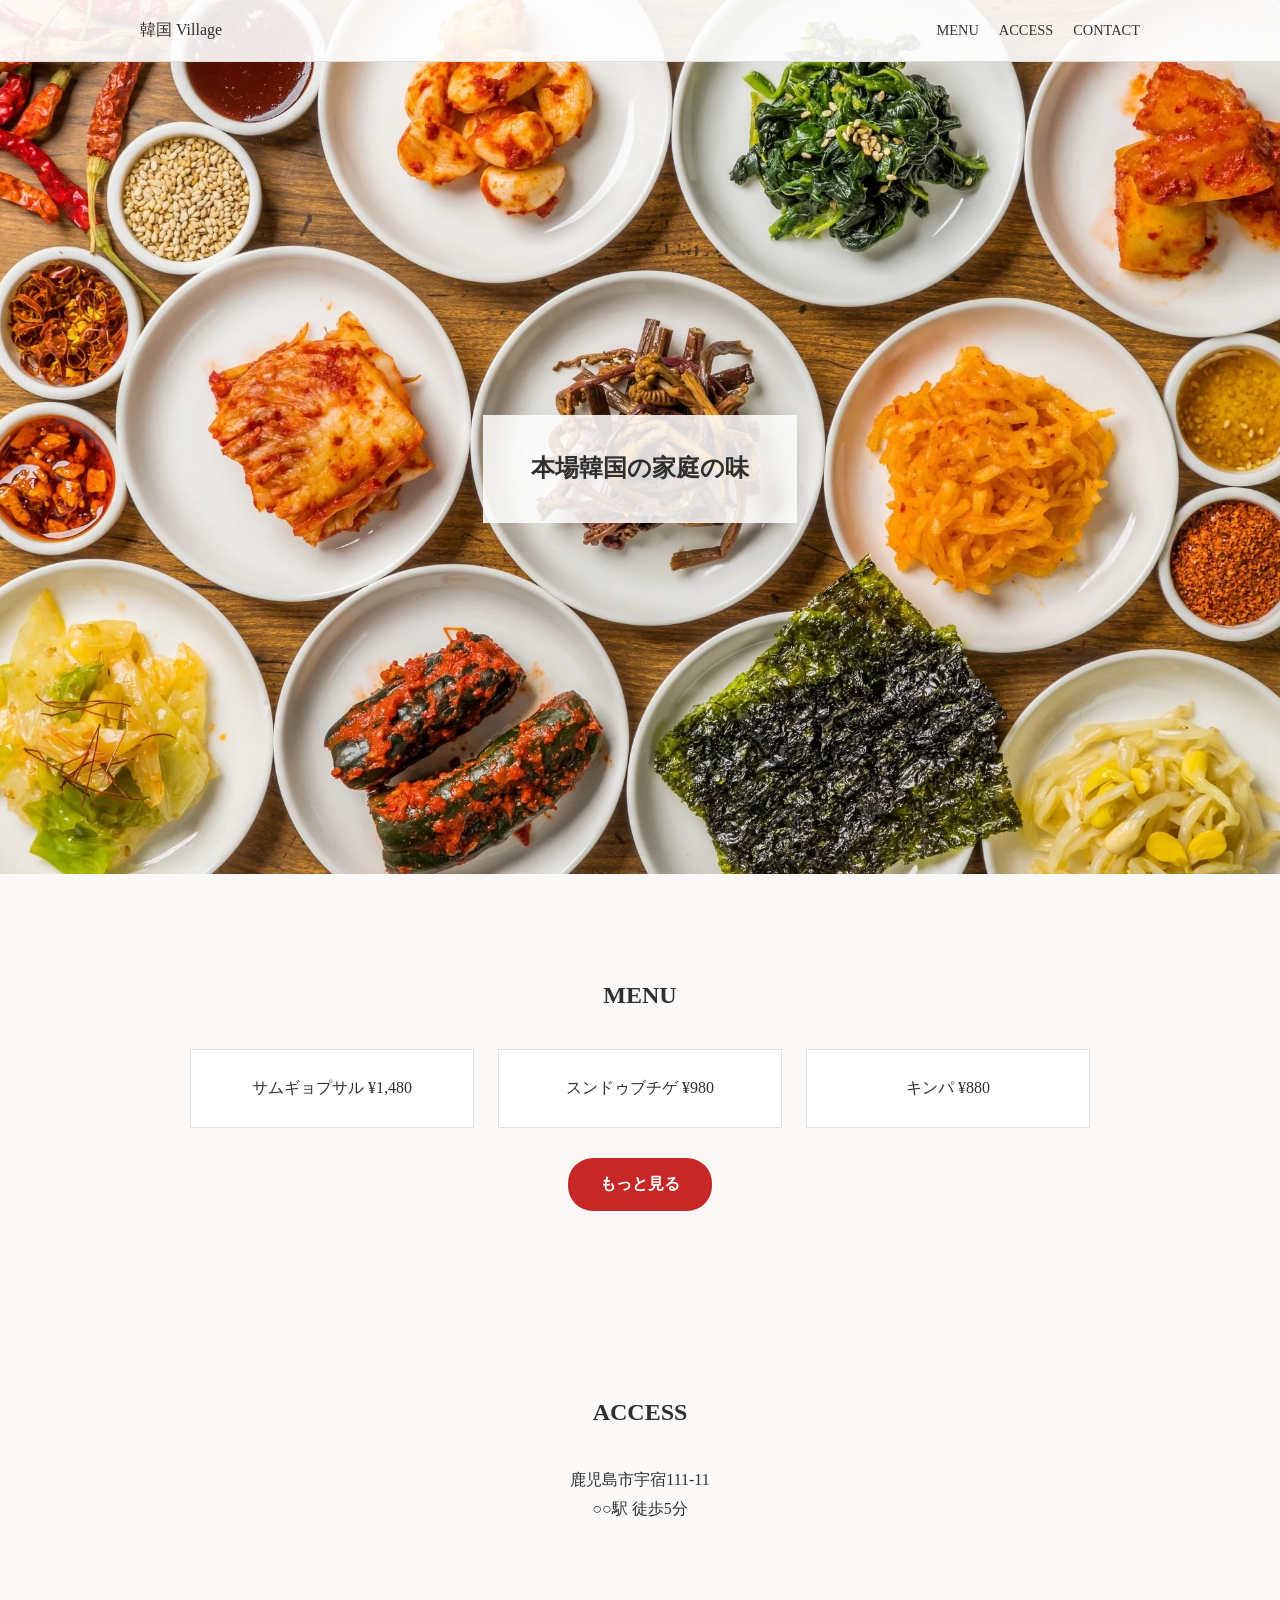
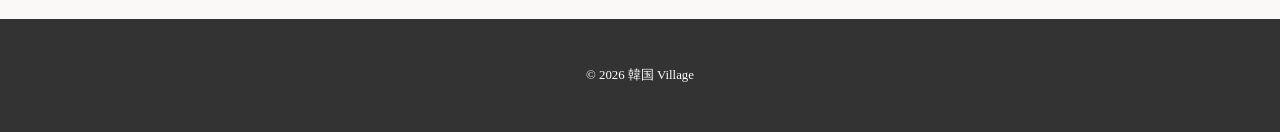
<file: index.html>
<!DOCTYPE html>
<html lang="ja">
<head>
  <meta charset="UTF-8">
  <meta name="viewport" content="width=device-width, initial-scale=1.0">
  <title>韓国 Village</title>

  <!-- CSS -->
  <link rel="stylesheet" href="css/style.css">
</head>
<body>

<header class="header">
  <div class="header-inner">
    <div class="logo">韓国 Village</div>
    <nav class="nav">
      <a href="#menu">MENU</a>
      <a href="#access">ACCESS</a>
      <a href="#contact">CONTACT</a>
    </nav>
  </div>
</header>

<section class="hero">
  <h1>本場韓国の家庭の味</h1>
</section>

<section id="menu" class="section">
  <h2>MENU</h2>

  <div class="menu-grid">
    <div class="menu-item">サムギョプサル ¥1,480</div>
    <div class="menu-item">スンドゥブチゲ ¥980</div>
    <div class="menu-item">キンパ ¥880</div>
  </div>

  <!-- もっと見るボタン -->
  <div class="menu-more">
    <a href="menu.html" class="btn-more">もっと見る</a>
  </div>
</section>

<section id="access" class="section access">
  <h2>ACCESS</h2>
  <p>
    鹿児島市宇宿111-11<br>
    ○○駅 徒歩5分
  </p>
</section>

<footer class="footer">
  <p>© 2026 韓国 Village</p>
</footer>

</body>
</html>
</file>
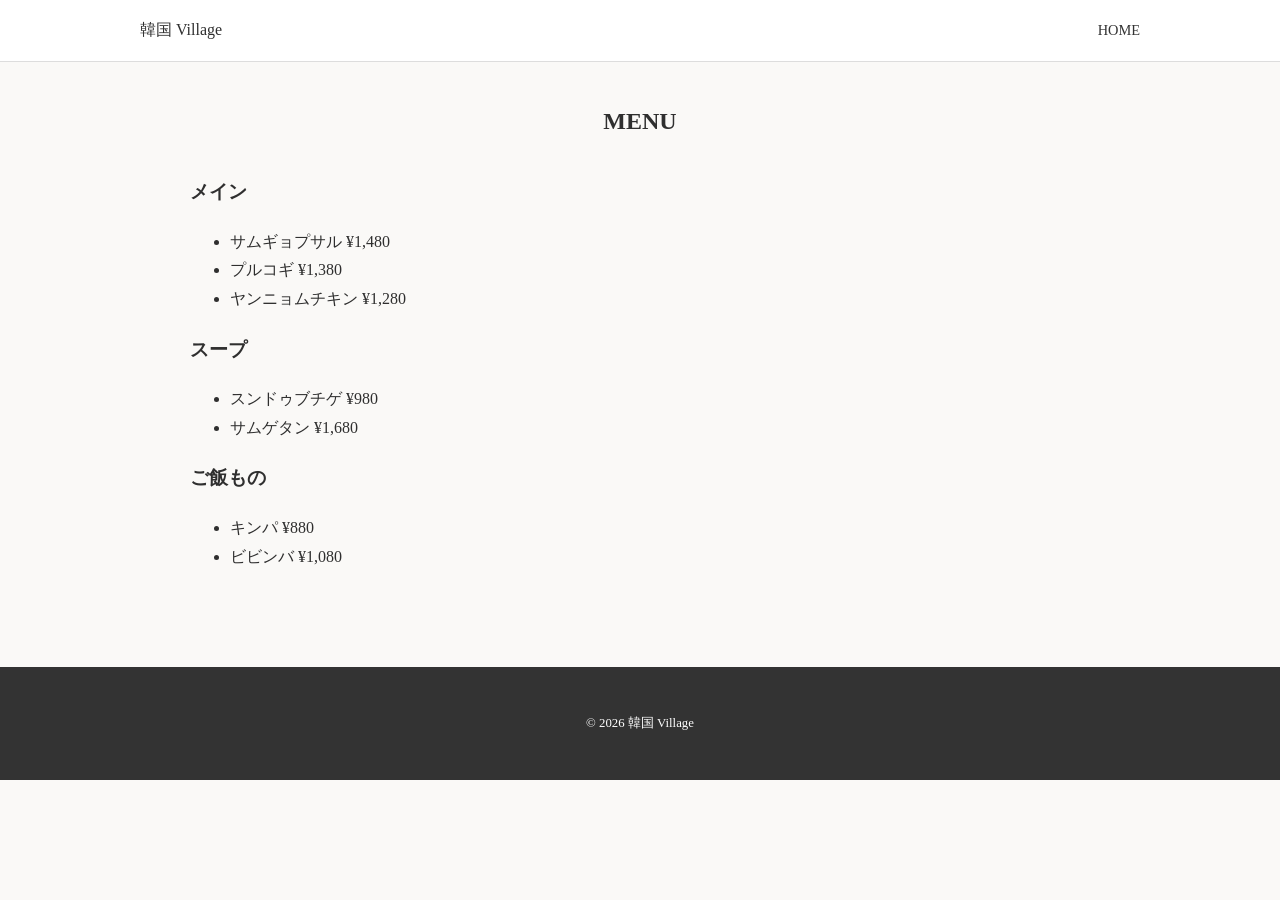
<file: menu.html>
<!DOCTYPE html>
<html lang="ja">
<head>
  <meta charset="UTF-8">
  <meta name="viewport" content="width=device-width, initial-scale=1.0">
  <title>MENU｜韓国 Village</title>
  <link rel="stylesheet" href="css/style.css">
</head>
<body>

<header class="header">
  <div class="header-inner">
    <div class="logo">韓国 Village</div>
    <nav class="nav">
      <a href="index.html">HOME</a>
    </nav>
  </div>
</header>

<section class="section">
  <h2>MENU</h2>

  <h3>メイン</h3>
  <ul>
    <li>サムギョプサル ¥1,480</li>
    <li>プルコギ ¥1,380</li>
    <li>ヤンニョムチキン ¥1,280</li>
  </ul>

  <h3>スープ</h3>
  <ul>
    <li>スンドゥブチゲ ¥980</li>
    <li>サムゲタン ¥1,680</li>
  </ul>

  <h3>ご飯もの</h3>
  <ul>
    <li>キンパ ¥880</li>
    <li>ビビンバ ¥1,080</li>
  </ul>
</section>

<footer class="footer">
  <p>© 2026 韓国 Village</p>
</footer>

</body>
</html>
</file>
<file: css/style.css>
/* ===== base ===== */

body {
  margin: 0;
  font-family: serif;
  background: #faf9f7;
  color: #2f2f2f;
  line-height: 1.8;
}

/* ===== header ===== */

.header {
  position: fixed;
  top: 0;
  width: 100%;
  background: rgba(255,255,255,0.9);
  border-bottom: 1px solid #ddd;
  z-index: 1000;
}

.header-inner {
  max-width: 1000px;
  margin: 0 auto;
  padding: 1rem;
  display: flex;
  justify-content: space-between;
  align-items: center;
}

.nav a {
  margin-left: 1rem;
  text-decoration: none;
  color: #333;
  font-size: 0.9rem;
}

/* ===== hero ===== */

.hero {
  height: 90vh;
  background-image: url("../images/hero.jpg");
  background-size: cover;
  background-position: center;
  display: flex;
  align-items: center;
  justify-content: center;
  padding-top: 4rem;
}

.hero h1 {
  background: rgba(255,255,255,0.85);
  padding: 2rem 3rem;
}

/* ===== section ===== */

.section {
  max-width: 900px;
  margin: 0 auto;
  padding: 5rem 1.5rem;
}

.section h2 {
  text-align: center;
  margin-bottom: 2rem;
}

/* ===== menu ===== */

.menu-grid {
  display: grid;
  grid-template-columns: repeat(auto-fit, minmax(200px,1fr));
  gap: 1.5rem;
}

.menu-item {
  background: #fff;
  border: 1px solid #e0e0e0;
  padding: 1.5rem;
  text-align: center;
}

.menu-more {
  text-align: center;
  margin-top: 30px;
}

.btn-more {
  display: inline-block;
  padding: 12px 32px;
  background-color: #c62828; /* 韓国料理っぽい赤 */
  color: #fff;
  text-decoration: none;
  font-weight: bold;
  border-radius: 25px;
  transition: opacity 0.3s;
}

.btn-more:hover {
  opacity: 0.8;
}


/* ===== access ===== */

.access {
  text-align: center;
}

/* ===== footer ===== */

.footer {
  background: #333;
  color: #fff;
  text-align: center;
  padding: 2rem 1rem;
  font-size: 0.8rem;
}

/* ===== responsive ===== */

@media (max-width: 600px) {
  .hero h1 {
    font-size: 1rem;
    padding: 1.5rem;
  }
}
</file>
